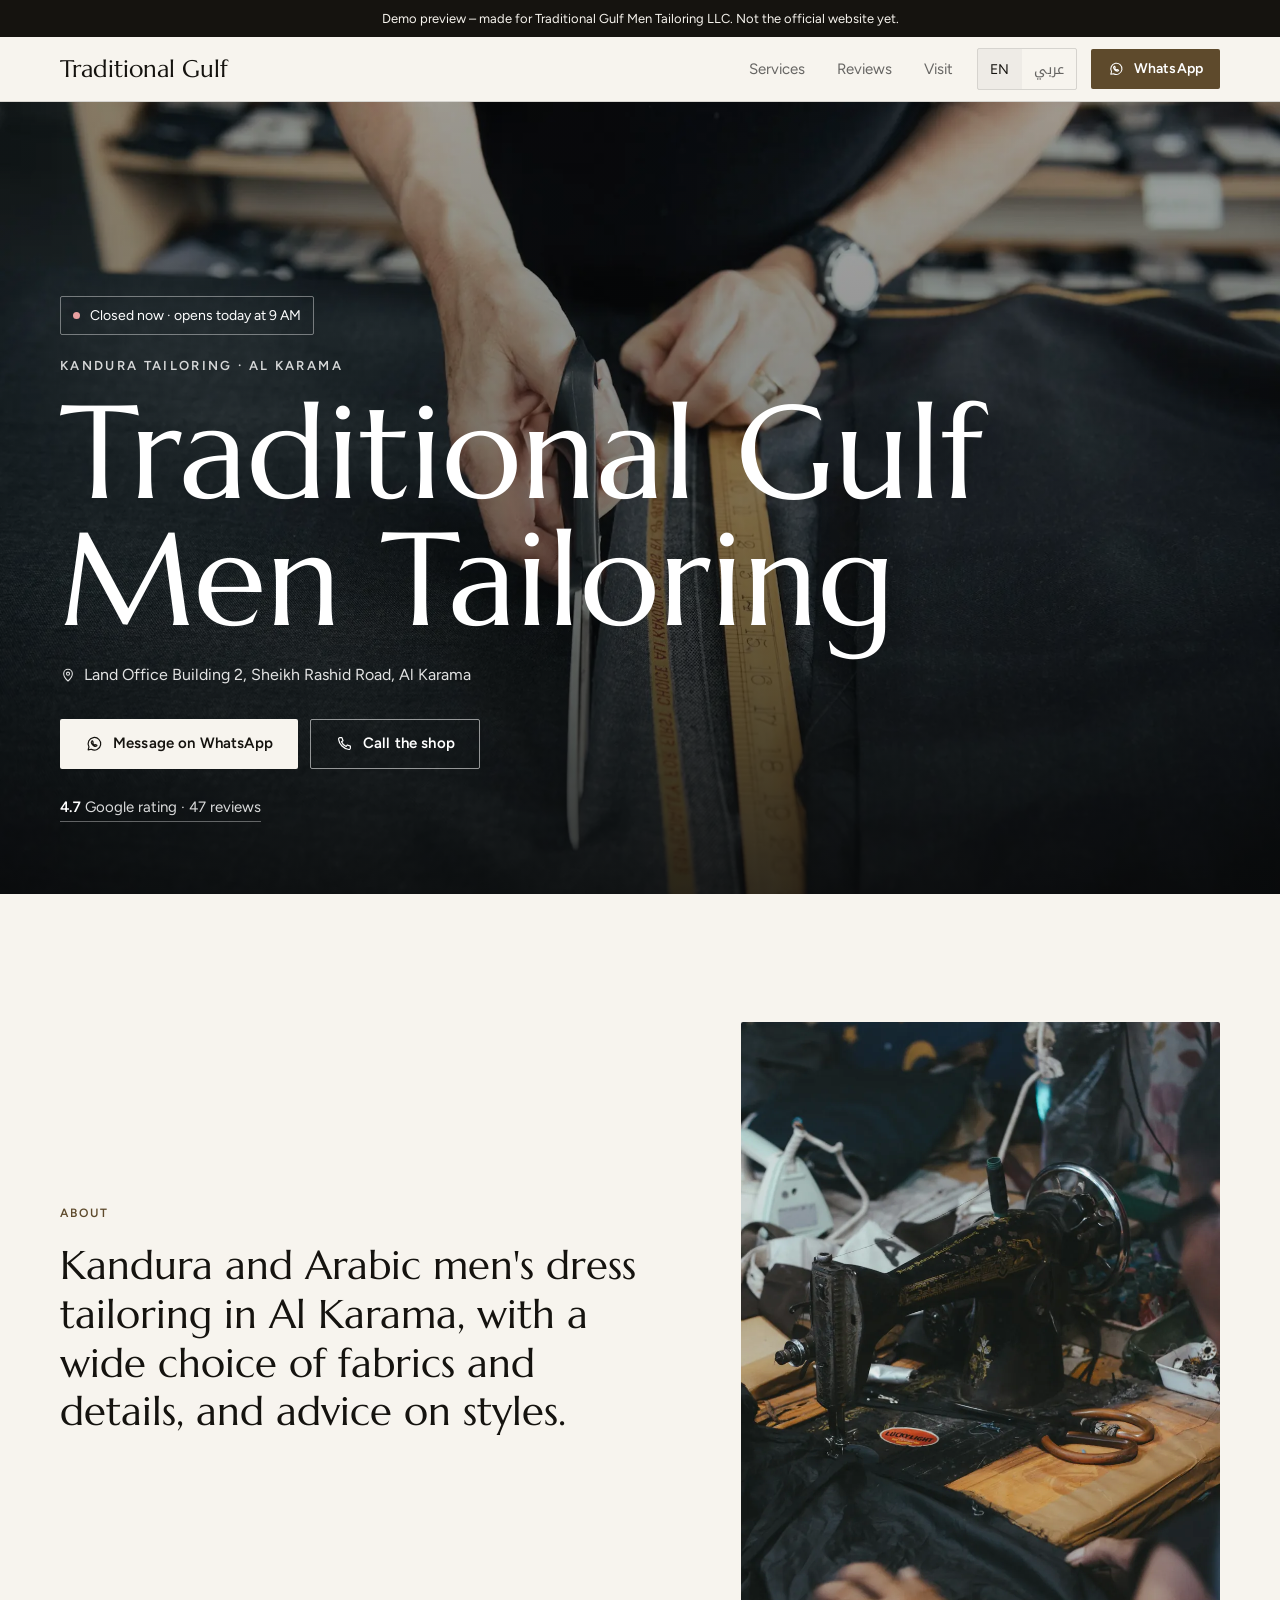
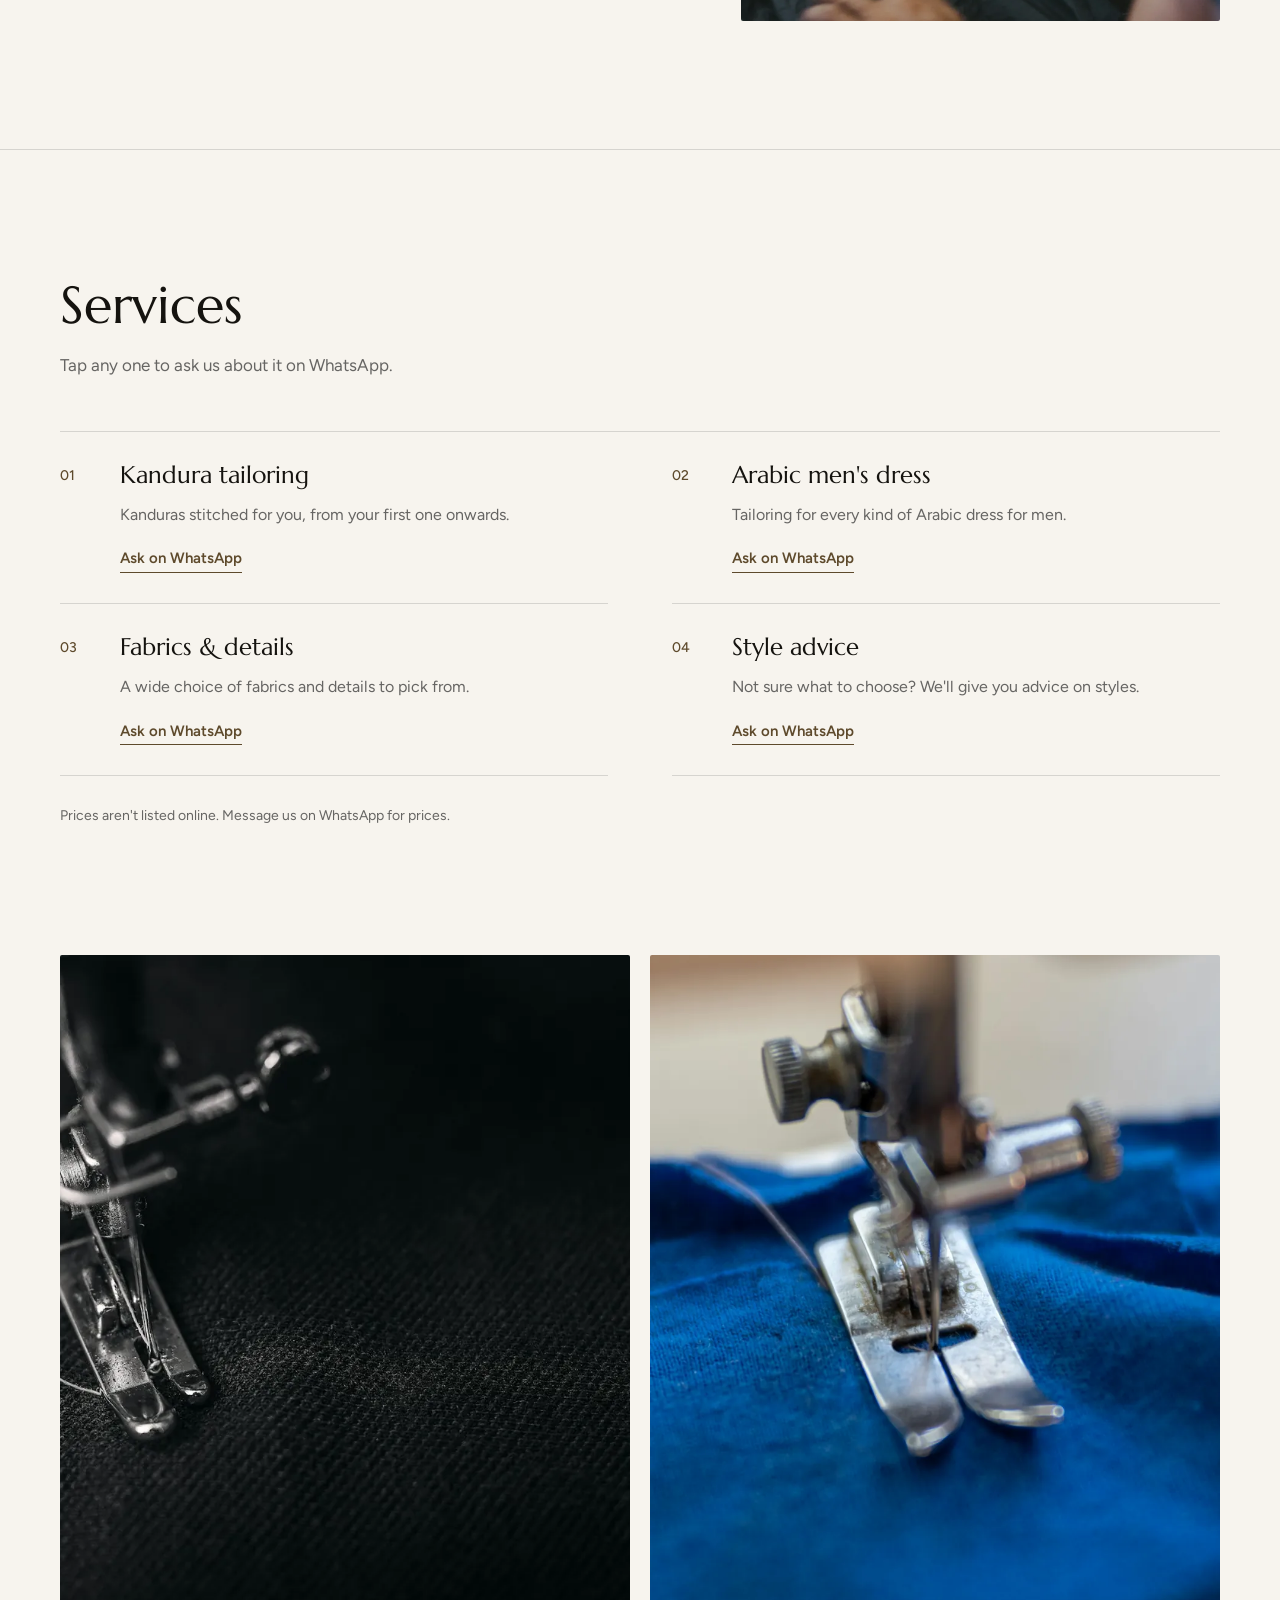
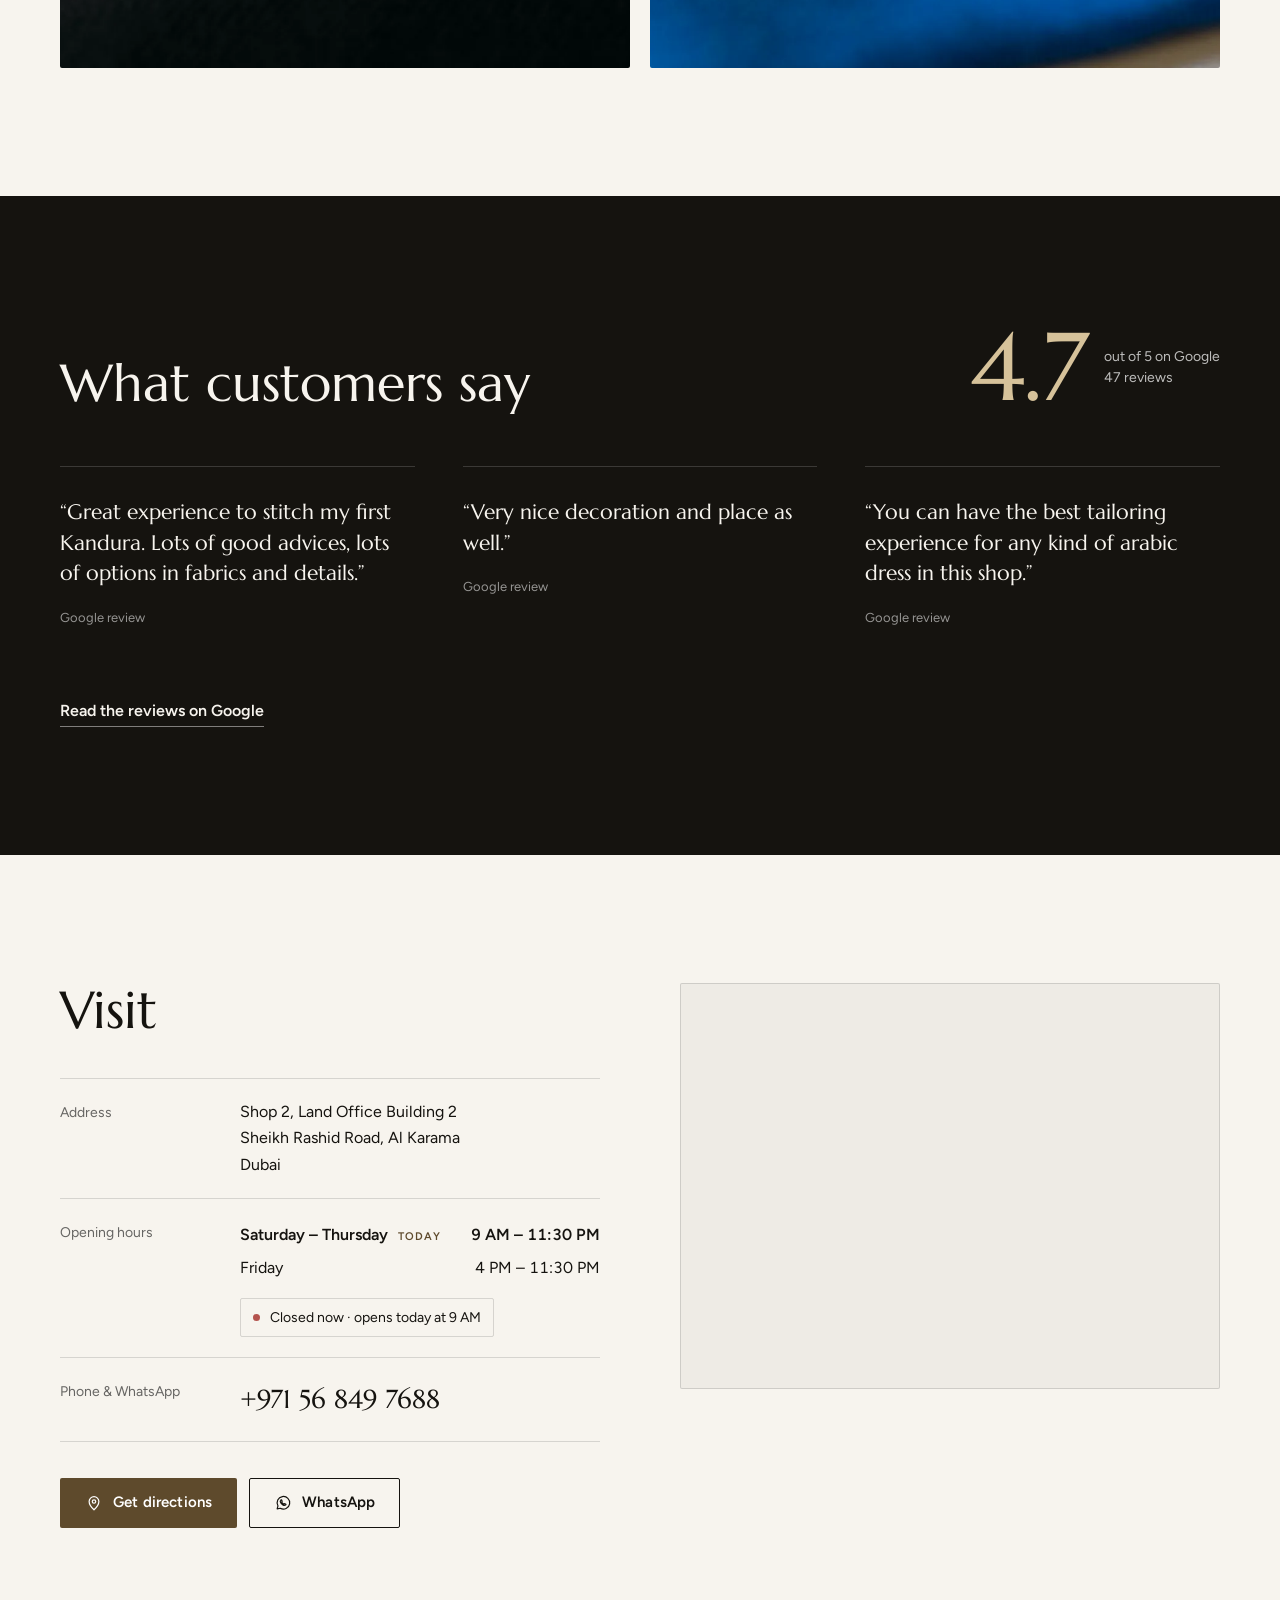
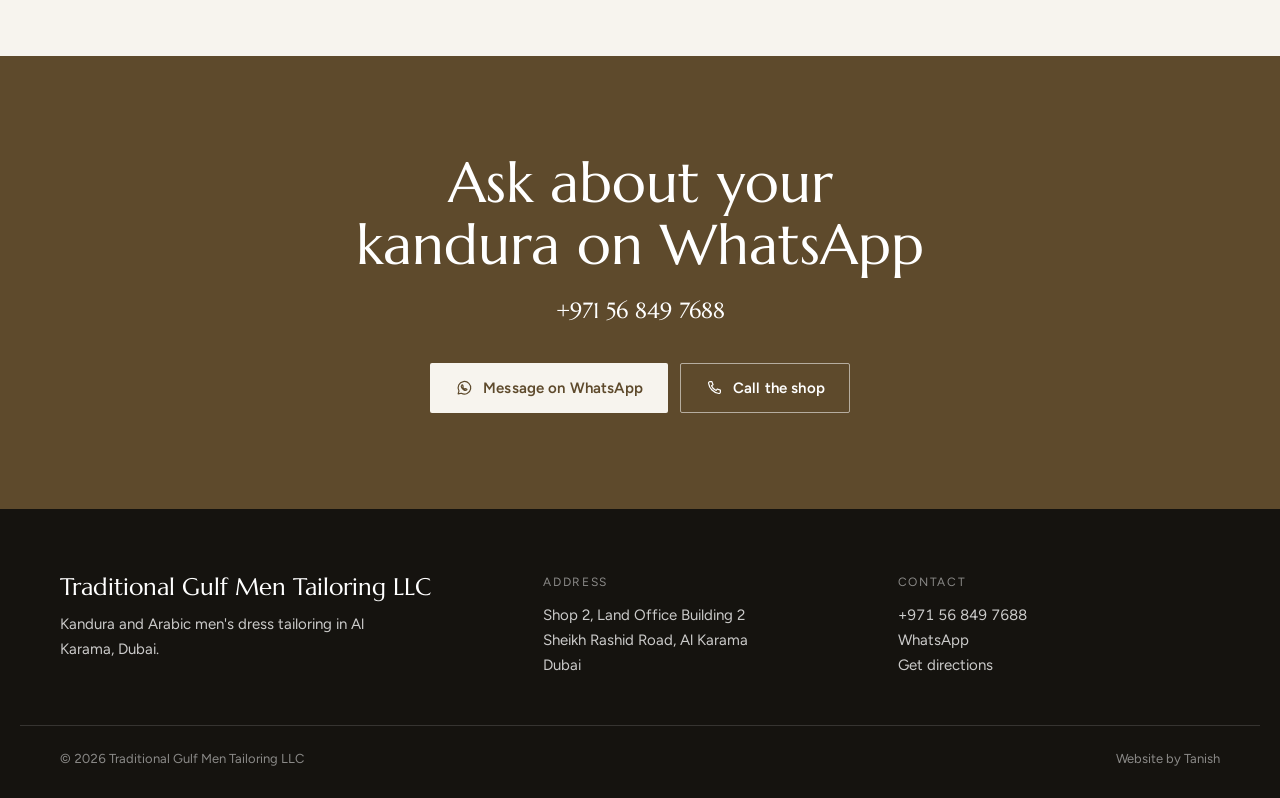
<file: index.html>
<!doctype html>
<html lang="en" dir="ltr">
<head>
  <meta charset="utf-8">
  <meta name="viewport" content="width=device-width, initial-scale=1, viewport-fit=cover">
  <title>Traditional Gulf Men Tailoring LLC · Kandura tailoring · Al Karama</title>
  <meta name="description" content="Kandura and Arabic men’s dress tailoring in Al Karama, with a wide choice of fabrics and details, and advice on styles. Rated 4.7 on Google.">
  <meta name="robots" content="noindex">
  <meta name="theme-color" content="#F7F4EE">

  <link rel="icon" href="images/icon.png" type="image/png">
  <link rel="apple-touch-icon" href="images/icon.png">

  <!-- Social sharing (WhatsApp, iMessage, X…). WhatsApp previews don't run JavaScript, so these are plain text. -->
  <meta property="og:type" content="website">
  <meta property="og:site_name" content="Traditional Gulf Men Tailoring LLC">
  <meta property="og:title" content="Traditional Gulf Men Tailoring LLC · Land Office Building 2, Sheikh Rashid Road, Al Karama">
  <meta property="og:description" content="Kandura tailoring · Al Karama. 4.7 on Google (47 reviews) · Message on WhatsApp.">
  <meta property="og:url" content="https://tanish0212.github.io/gulf-men-tailoring-demo/">
  <meta property="og:image" content="https://tanish0212.github.io/gulf-men-tailoring-demo/images/og-image.jpg">
  <meta property="og:image:secure_url" content="https://tanish0212.github.io/gulf-men-tailoring-demo/images/og-image.jpg">
  <meta property="og:image:type" content="image/jpeg">
  <meta property="og:image:width" content="1200">
  <meta property="og:image:height" content="630">
  <meta property="og:image:alt" content="Traditional Gulf Men Tailoring LLC, Kandura tailoring · Al Karama">
  <meta name="twitter:card" content="summary_large_image">
  <meta name="twitter:title" content="Traditional Gulf Men Tailoring LLC · Land Office Building 2, Sheikh Rashid Road, Al Karama">
  <meta name="twitter:description" content="Kandura tailoring · Al Karama. 4.7 on Google (47 reviews) · Message on WhatsApp.">
  <meta name="twitter:image" content="https://tanish0212.github.io/gulf-men-tailoring-demo/images/og-image.jpg">

  <link rel="preconnect" href="https://fonts.googleapis.com">
  <link rel="preconnect" href="https://fonts.gstatic.com" crossorigin>
  <link rel="preload" as="image" href="images/hero.webp" imagesrcset="images/hero-m.webp 1000w, images/hero.webp 2000w" imagesizes="100vw" fetchpriority="high">
  <link rel="preload" as="style" href="https://fonts.googleapis.com/css2?family=Marcellus&amp;family=Figtree:wght@400;500;600&amp;family=Reem+Kufi:wght@500;600&amp;family=Noto+Kufi+Arabic:wght@400;500;600&amp;display=swap">
  <link rel="stylesheet" href="https://fonts.googleapis.com/css2?family=Marcellus&amp;family=Figtree:wght@400;500;600&amp;family=Reem+Kufi:wght@500;600&amp;family=Noto+Kufi+Arabic:wght@400;500;600&amp;display=swap" media="print" onload="this.media='all'">
  <noscript><link rel="stylesheet" href="https://fonts.googleapis.com/css2?family=Marcellus&amp;family=Figtree:wght@400;500;600&amp;family=Reem+Kufi:wght@500;600&amp;family=Noto+Kufi+Arabic:wght@400;500;600&amp;display=swap"></noscript>
  <link rel="stylesheet" href="style.css">
</head>
<body>
  <a class="skip-link" href="#main" data-t="skip">Skip to content</a>

  <!-- DEMO BANNER: delete this line (or set SHOP.showDemoBanner = false) when the site goes live -->
  <p class="demo-banner" data-t="demoBanner">Demo preview – made for Traditional Gulf Men Tailoring LLC. Not the official website yet.</p>

  <header class="site-header">
    <div class="wrap header-inner">
      <a class="wordmark" href="#top" data-t="brandName">Traditional Gulf</a>
      <nav class="nav" data-t-aria="navLabel" aria-label="Main">
        <a href="#services" data-t="navServices">Services</a>
        <a href="#reviews" data-t="navReviews">Reviews</a>
        <a href="#visit" data-t="navVisit">Visit</a>
      </nav>
      <div class="header-actions">
        <div class="lang" role="group" data-t-aria="langLabel" aria-label="Language">
          <button type="button" data-lang="en" lang="en" aria-pressed="true">EN</button>
          <button type="button" data-lang="ar" lang="ar" aria-pressed="false">عربي</button>
        </div>
        <a class="btn btn-solid btn-sm js-wa" href="https://wa.me/971568497688?text=Hello%20Traditional%20Gulf%2C%20I%20found%20you%20on%20your%20website%20and%20I%27d%20like%20to%20ask%20about%20your%20services." target="_blank" rel="noopener" data-t-aria="waAria" aria-label="Message Traditional Gulf Men Tailoring LLC on WhatsApp">
          <svg class="ico" viewBox="0 0 24 24" width="16" height="16" aria-hidden="true"><use href="#i-wa"/></svg>
          <span class="hide-sm" data-t="waShort">WhatsApp</span>
        </a>
      </div>
    </div>
  </header>

  <main id="main">
    <!-- HERO: full-width photo, shop name over a dark overlay -->
    <section class="hero" id="top" aria-labelledby="hero-title">
      <picture class="hero-photo">
        <source media="(max-width: 700px)" srcset="images/hero-m.webp">
        <img class="js-img" data-img="hero" src="images/hero.webp" alt="Cutting dark fabric with tailor’s scissors" width="2000" height="1250" fetchpriority="high">
      </picture>
      <div class="hero-shade" aria-hidden="true"></div>
      <div class="wrap hero-inner">
        <p class="status js-status"><span class="status-dot" aria-hidden="true"></span><span class="status-text"></span></p>
        <p class="hero-kicker" data-t="kicker">Kandura tailoring · Al Karama</p>
        <h1 class="hero-name" id="hero-title" data-t="heroName">Traditional Gulf Men Tailoring</h1>
        <p class="hero-place">
          <svg class="ico" viewBox="0 0 24 24" width="16" height="16" aria-hidden="true"><use href="#i-pin"/></svg>
          <span data-t="heroPlace">Land Office Building 2, Sheikh Rashid Road, Al Karama</span>
        </p>
        <div class="actions">
          <a class="btn btn-light js-wa" href="https://wa.me/971568497688?text=Hello%20Traditional%20Gulf%2C%20I%20found%20you%20on%20your%20website%20and%20I%27d%20like%20to%20ask%20about%20your%20services." target="_blank" rel="noopener">
            <svg class="ico" viewBox="0 0 24 24" width="18" height="18" aria-hidden="true"><use href="#i-wa"/></svg>
            <span data-t="waCta">Message on WhatsApp</span><span class="visually-hidden js-newtab"></span>
          </a>
          <a class="btn btn-line-light js-tel" href="tel:+971568497688">
            <svg class="ico" viewBox="0 0 24 24" width="18" height="18" aria-hidden="true"><use href="#i-phone"/></svg>
            <span data-t="callCta">Call us</span>
          </a>
        </div>
        <a class="hero-rating js-reviews" href="https://www.google.com/maps/search/?api=1&amp;query=Traditional+Gulf+Men+Tailoring+LLC+Sheikh+Rashid+Road+Al+Karama+Dubai" target="_blank" rel="noopener"><span class="num">4.7</span> <span data-t="ratingShort">Google rating</span> · <span data-t="ratingCount">47 reviews</span><span class="visually-hidden js-newtab"></span></a>
      </div>
    </section>

    <!-- INTRO -->
    <section class="section intro" aria-labelledby="intro-title">
      <div class="wrap intro-grid">
        <div class="intro-copy reveal">
          <p class="label" data-t="introLabel">About</p>
          <h2 class="intro-lead" id="intro-title" data-t="intro">Kandura and Arabic men&#x27;s dress tailoring in Al Karama, with a wide choice of fabrics and details, and advice on styles.</h2>
          <div class="story js-story"></div>
          <dl class="facts js-facts"></dl>
        </div>
        <figure class="intro-photo reveal">
          <img class="js-img" data-img="intro" src="images/photo-1.webp" alt="A classic sewing machine at work" width="1120" height="1400" loading="lazy" decoding="async">
        </figure>
      </div>
    </section>

    <!-- SERVICES -->
    <section class="section services-section" id="services" aria-labelledby="services-title">
      <div class="wrap">
        <header class="section-head reveal">
          <h2 id="services-title" data-t="servicesTitle">Services</h2>
          <p class="section-intro" data-t="servicesIntro"></p>
        </header>
        <ol class="services js-services" role="list"></ol>
        <p class="note reveal" data-t="quoteNote"></p>
      </div>
    </section>

    <!-- PHOTOS -->
    <section class="gallery" aria-label="Photos">
      <div class="wrap">
        <div class="gallery-grid gallery-grid--2 reveal">
          <img class="js-img" data-img="photo-2" src="images/photo-2.webp" alt="A sewing machine foot on dark fabric" width="1120" height="1400" loading="lazy" decoding="async">
          <img class="js-img" data-img="photo-3" src="images/photo-3.webp" alt="Stitching a seam on blue fabric" width="1120" height="1400" loading="lazy" decoding="async">
        </div>
      </div>
    </section>

    <!-- REVIEWS -->
    <section class="section reviews-section" id="reviews" aria-labelledby="reviews-title">
      <div class="wrap">
        <div class="reviews-head reveal">
          <div>
            <h2 id="reviews-title" data-t="reviewsTitle">What customers say</h2>
            <p class="reviews-sub js-reviews-sub"></p>
          </div>
          <div class="score">
            <span class="score-value num" lang="en" dir="ltr">4.7</span>
            <span class="score-meta"><span data-t="outOf">out of 5 on Google</span><br><span data-t="ratingCount">47 reviews</span></span>
          </div>
        </div>
        <ul class="reviews js-reviews-list" role="list"></ul>
        <a class="text-link js-reviews reveal" href="https://www.google.com/maps/search/?api=1&amp;query=Traditional+Gulf+Men+Tailoring+LLC+Sheikh+Rashid+Road+Al+Karama+Dubai" target="_blank" rel="noopener"><span data-t="readMore">Read the reviews on Google</span><span class="visually-hidden js-newtab"></span></a>
      </div>
    </section>

    <!-- VISIT -->
    <section class="section visit-section" id="visit" aria-labelledby="visit-title">
      <div class="wrap visit-grid">
        <div class="visit-copy reveal">
          <h2 id="visit-title" data-t="visitTitle">Visit</h2>
          <dl class="info">
            <div>
              <dt data-t="addressLabel">Address</dt>
              <dd><address class="js-address"></address></dd>
            </div>
            <div>
              <dt data-t="hoursLabel">Opening hours</dt>
              <dd>
                <table class="hours js-hours"></table>
                <p class="status status--ink js-status"><span class="status-dot" aria-hidden="true"></span><span class="status-text"></span></p>
              </dd>
            </div>
            <div>
              <dt data-t="phoneLabel">Phone &amp; WhatsApp</dt>
              <dd><a class="phone-link js-tel js-phone" href="tel:+971568497688">+971 56 849 7688</a></dd>
            </div>
          </dl>
          <div class="actions">
            <a class="btn btn-solid js-dir" href="https://www.google.com/maps/search/?api=1&amp;query=Traditional+Gulf+Men+Tailoring+LLC+Sheikh+Rashid+Road+Al+Karama+Dubai" target="_blank" rel="noopener">
              <svg class="ico" viewBox="0 0 24 24" width="18" height="18" aria-hidden="true"><use href="#i-pin"/></svg>
              <span data-t="directions">Get directions</span><span class="visually-hidden js-newtab"></span>
            </a>
            <a class="btn btn-line js-wa" href="https://wa.me/971568497688?text=Hello%20Traditional%20Gulf%2C%20I%20found%20you%20on%20your%20website%20and%20I%27d%20like%20to%20ask%20about%20your%20services." target="_blank" rel="noopener">
              <svg class="ico" viewBox="0 0 24 24" width="18" height="18" aria-hidden="true"><use href="#i-wa"/></svg>
              <span data-t="waShort">WhatsApp</span><span class="visually-hidden js-newtab"></span>
            </a>
          </div>
        </div>
        <div class="map reveal">
          <iframe class="js-map" title="Map" width="640" height="480" loading="lazy" referrerpolicy="no-referrer-when-downgrade" allowfullscreen></iframe>
        </div>
      </div>
    </section>

    <!-- CLOSING -->
    <section class="closing" aria-labelledby="closing-title">
      <div class="wrap closing-inner reveal">
        <h2 id="closing-title" class="closing-title" data-t="closingTitle">Ask about your kandura on WhatsApp</h2>
        <p class="closing-phone"><a class="js-tel js-phone" href="tel:+971568497688">+971 56 849 7688</a></p>
        <div class="actions actions--center">
          <a class="btn btn-light js-wa" href="https://wa.me/971568497688?text=Hello%20Traditional%20Gulf%2C%20I%20found%20you%20on%20your%20website%20and%20I%27d%20like%20to%20ask%20about%20your%20services." target="_blank" rel="noopener">
            <svg class="ico" viewBox="0 0 24 24" width="18" height="18" aria-hidden="true"><use href="#i-wa"/></svg>
            <span data-t="waCta">Message on WhatsApp</span><span class="visually-hidden js-newtab"></span>
          </a>
          <a class="btn btn-line-light js-tel" href="tel:+971568497688">
            <svg class="ico" viewBox="0 0 24 24" width="18" height="18" aria-hidden="true"><use href="#i-phone"/></svg>
            <span data-t="callCta">Call us</span>
          </a>
        </div>
      </div>
    </section>
  </main>

  <footer class="site-footer">
    <div class="wrap footer-grid">
      <div>
        <p class="footer-name" data-t="footerName">Traditional Gulf Men Tailoring LLC</p>
        <p class="footer-tag" data-t="footerTag"></p>
      </div>
      <div>
        <p class="footer-label" data-t="addressLabel">Address</p>
        <address class="js-address"></address>
      </div>
      <div>
        <p class="footer-label" data-t="footerContact">Contact</p>
        <p><a class="js-tel js-phone" href="tel:+971568497688">+971 56 849 7688</a></p>
        <p><a class="js-wa" href="https://wa.me/971568497688?text=Hello%20Traditional%20Gulf%2C%20I%20found%20you%20on%20your%20website%20and%20I%27d%20like%20to%20ask%20about%20your%20services." target="_blank" rel="noopener"><span data-t="waShort">WhatsApp</span><span class="visually-hidden js-newtab"></span></a></p>
        <p><a class="js-dir" href="https://www.google.com/maps/search/?api=1&amp;query=Traditional+Gulf+Men+Tailoring+LLC+Sheikh+Rashid+Road+Al+Karama+Dubai" target="_blank" rel="noopener"><span data-t="directions">Get directions</span><span class="visually-hidden js-newtab"></span></a></p>
      </div>
    </div>
    <div class="wrap footer-bottom">
      <p>© <span class="js-year num"></span> <span lang="en" data-shop="name">Traditional Gulf Men Tailoring LLC</span></p>
      <p data-t="credit">Website by Tanish</p>
    </div>
  </footer>

  <a class="fab js-wa" href="https://wa.me/971568497688?text=Hello%20Traditional%20Gulf%2C%20I%20found%20you%20on%20your%20website%20and%20I%27d%20like%20to%20ask%20about%20your%20services." target="_blank" rel="noopener" data-t-aria="waAria" aria-label="Message Traditional Gulf Men Tailoring LLC on WhatsApp">
    <svg viewBox="0 0 24 24" width="24" height="24" aria-hidden="true"><use href="#i-wa"/></svg>
  </a>

  <!-- The only icons: WhatsApp, phone, map pin -->
  <svg width="0" height="0" style="position:absolute" aria-hidden="true" focusable="false">
    <symbol id="i-wa" viewBox="0 0 24 24"><g fill="none" stroke="currentColor" stroke-width="1.6" stroke-linecap="round" stroke-linejoin="round"><path d="M4.2 19.8l1.1-3.9A8.4 8.4 0 1 1 8.4 19z"/><path d="M9 8.3c.2-.5.6-.6 1-.5l.9 2-.7.9c.5 1.2 1.5 2.2 2.8 2.8l.9-.7 2 .9c.1.4 0 .8-.5 1.1-.9.6-2.1.6-3.6-.2a8.4 8.4 0 0 1-2.9-2.9c-.8-1.5-.8-2.7.1-3.4z"/></g></symbol>
    <symbol id="i-pin" viewBox="0 0 24 24"><g fill="none" stroke="currentColor" stroke-width="1.6" stroke-linecap="round" stroke-linejoin="round"><path d="M12 21s-6.5-5.8-6.5-11a6.5 6.5 0 0 1 13 0c0 5.2-6.5 11-6.5 11Z"/><circle cx="12" cy="10" r="2.3"/></g></symbol>
    <symbol id="i-phone" viewBox="0 0 24 24"><path fill="none" stroke="currentColor" stroke-width="1.6" stroke-linecap="round" stroke-linejoin="round" d="M6.6 3.5h2.6l1.5 4.2-2 1.4a10.6 10.6 0 0 0 6.2 6.2l1.4-2 4.2 1.5v2.6a1.9 1.9 0 0 1-2 1.9A16.2 16.2 0 0 1 4.7 5.5a1.9 1.9 0 0 1 1.9-2Z"/></symbol>
  </svg>

  <noscript>
    <div class="noscript">Traditional Gulf Men Tailoring LLC · Shop 2, Land Office Building 2, Sheikh Rashid Road, Al Karama · <a href="https://wa.me/971568497688">WhatsApp +971 56 849 7688</a></div>
  </noscript>

  <script src="script.js"></script>
</body>
</html>
</file>
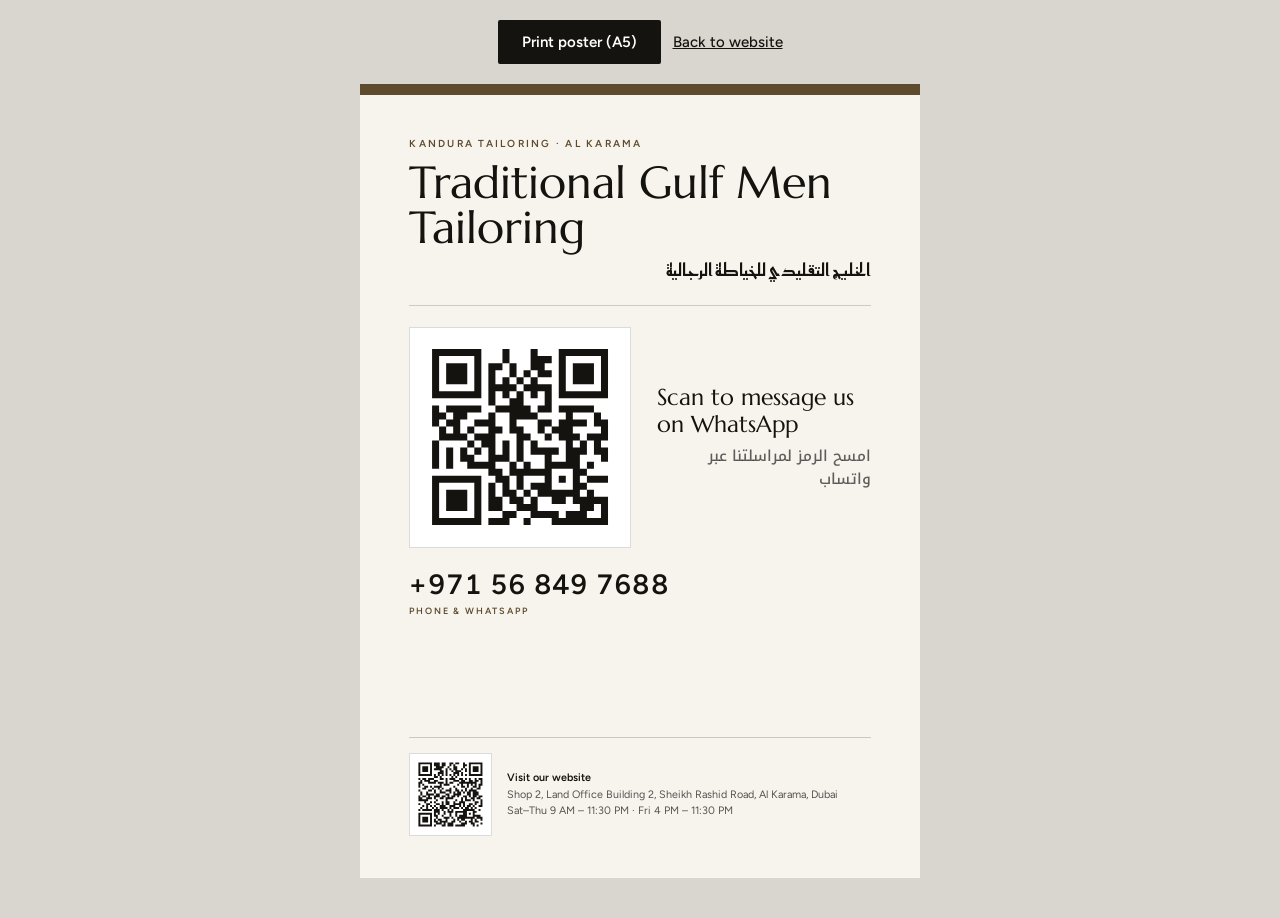
<file: poster.html>
<!doctype html>
<html lang="en">
<head>
  <meta charset="utf-8">
  <meta name="viewport" content="width=device-width, initial-scale=1">
  <meta name="robots" content="noindex">
  <title>Counter poster · Traditional Gulf Men Tailoring LLC</title>
  <link rel="icon" href="images/icon.png" type="image/png">
  <link rel="preconnect" href="https://fonts.googleapis.com">
  <link rel="preconnect" href="https://fonts.gstatic.com" crossorigin>
  <link rel="stylesheet" href="https://fonts.googleapis.com/css2?family=Marcellus&amp;family=Figtree:wght@400;500;600&amp;family=Reem+Kufi:wght@500;600&amp;family=Noto+Kufi+Arabic:wght@400;500;600&amp;display=swap">
  <style>
    /* Printable A5 counter poster. Print with "Margins: none" and "Background graphics" on.
       QR codes are static inline SVG, generated locally with segno (see README). */
    @page { size: A5 portrait; margin: 0; }
    * { box-sizing: border-box; }
    html, body { margin: 0; }
    body { background: #D9D6D0; font-family: "Figtree", system-ui, -apple-system, "Segoe UI", sans-serif; color: #15130F; -webkit-print-color-adjust: exact; print-color-adjust: exact; }
    .toolbar { display: flex; justify-content: center; flex-wrap: wrap; gap: 12px; padding: 20px 16px 0; }
    .toolbar button { font: 600 15px "Figtree", system-ui, -apple-system, "Segoe UI", sans-serif; padding: 0 24px; min-height: 44px; border: 0; border-radius: 2px; background: #15130F; color: #fff; cursor: pointer; }
    .toolbar a { font: 500 15px "Figtree", system-ui, -apple-system, "Segoe UI", sans-serif; color: #15130F; align-self: center; min-height: 44px; display: inline-flex; align-items: center; }
    .sheet {
      width: 148mm; height: 210mm; margin: 20px auto 40px; background: #F7F4EE;
      padding: 14mm 13mm 11mm; display: flex; flex-direction: column; position: relative; overflow: hidden;
      font-variant-numeric: lining-nums;
    }
    .kicker { margin: 0; font: 600 2.7mm/1.3 "Figtree", system-ui, -apple-system, "Segoe UI", sans-serif; letter-spacing: .22em; text-transform: uppercase; color: #5E4A2C; }
    .name { margin: 3mm 0 0; font: 400 12mm/0.98 "Marcellus", Georgia, "Times New Roman", serif; letter-spacing: 0; }
    .ar-name { margin: 2mm 0 0; font: 600 4.6mm/1.4 "Reem Kufi", "Segoe UI", Tahoma, sans-serif; direction: rtl; text-align: start; }
    .rule { height: 0; border-top: .25mm solid #15130F; opacity: .18; margin: 6mm 0 5.5mm; }
    .row { display: flex; gap: 7mm; align-items: center; }
    .qr-box { padding: 2mm; background: #fff; border: .25mm solid rgba(0,0,0,.14); flex: none; }
    .qr { display: block; width: 54mm; height: 54mm; }
    .cta { margin: 0; font: 400 6.2mm/1.15 "Marcellus", Georgia, "Times New Roman", serif; }
    .cta-ar { margin: 2mm 0 0; font: 500 4mm/1.5 "Noto Kufi Arabic", "Segoe UI", Tahoma, sans-serif; direction: rtl; color: rgba(0,0,0,.62); }
    .phone { margin: 6mm 0 0; font: 600 7.4mm/1 "Figtree", system-ui, -apple-system, "Segoe UI", sans-serif; letter-spacing: .01em; font-variant-numeric: lining-nums tabular-nums; }
    .phone-label { margin: 1.6mm 0 0; font: 600 2.4mm "Figtree", system-ui, -apple-system, "Segoe UI", sans-serif; letter-spacing: .2em; text-transform: uppercase; color: #5E4A2C; }
    .foot { margin-top: auto; display: flex; align-items: center; gap: 4mm; padding-top: 4mm; border-top: .25mm solid rgba(0,0,0,.18); }
    .qr-small { display: block; width: 19mm; height: 19mm; flex: none; background: #fff; padding: 1.2mm; box-sizing: content-box; border: .25mm solid rgba(0,0,0,.14); }
    .foot p { margin: 0; font: 400 2.85mm/1.5 "Figtree", system-ui, -apple-system, "Segoe UI", sans-serif; color: rgba(0,0,0,.66); }
    .foot b { font-weight: 600; color: #15130F; }
    .band { position: absolute; left: 0; right: 0; top: 0; height: 3mm; background: #5E4A2C; }
    @media print {
      body { background: none; }
      .toolbar { display: none; }
      .sheet { margin: 0; }
    }
    @media screen and (max-width: 600px) { .sheet { zoom: .62; } }
  </style>
</head>
<body>
  <div class="toolbar">
    <button type="button" onclick="window.print()">Print poster (A5)</button>
    <a href="./">Back to website</a>
  </div>

  <main class="sheet">
    <div class="band"></div>
    <p class="kicker">Kandura tailoring · Al Karama</p>
    <h1 class="name">Traditional Gulf Men Tailoring</h1>
    <p class="ar-name" lang="ar">الخليج التقليدي للخياطة الرجالية</p>
    <div class="rule"></div>
    <div class="row">
      <div class="qr-box">
        <svg role="img" aria-label="QR code that opens a WhatsApp chat with Traditional Gulf Men Tailoring LLC" viewBox="0 0 29 29" class="qr"><path class="qrline" stroke="#15130f" d="M2 2.5h7m3 0h1m3 0h1m3 0h7m-25 1h1m5 0h1m3 0h1m3 0h3m1 0h1m5 0h1m-25 1h1m1 0h3m1 0h1m1 0h2m1 0h1m2 0h2m2 0h1m1 0h3m1 0h1m-25 1h1m1 0h3m1 0h1m1 0h1m2 0h1m1 0h1m1 0h2m1 0h1m1 0h3m1 0h1m-25 1h1m1 0h3m1 0h1m1 0h1m1 0h1m1 0h1m1 0h1m3 0h1m1 0h3m1 0h1m-25 1h1m5 0h1m1 0h4m1 0h4m1 0h1m5 0h1m-25 1h7m1 0h1m1 0h1m1 0h1m1 0h1m1 0h1m1 0h7m-17 1h1m2 0h2m3 0h1m-17 1h1m1 0h5m2 0h5m1 0h2m1 0h5m-23 1h2m1 0h2m3 0h1m2 0h4m4 0h1m3 0h1m-24 1h1m1 0h2m2 0h3m2 0h1m3 0h2m1 0h4m1 0h2m-24 1h1m1 0h1m1 0h1m2 0h2m1 0h2m2 0h1m1 0h3m4 0h1m-24 1h4m1 0h3m3 0h2m2 0h1m1 0h3m1 0h3m-25 1h1m4 0h1m1 0h2m1 0h1m1 0h1m1 0h1m4 0h1m1 0h1m1 0h1m-24 1h1m1 0h1m1 0h1m1 0h1m1 0h1m1 0h1m1 0h1m1 0h4m1 0h3m1 0h2m-25 1h1m1 0h1m1 0h2m2 0h3m1 0h1m3 0h1m2 0h2m3 0h1m-25 1h1m1 0h1m2 0h4m2 0h1m1 0h1m2 0h5m1 0h1m-15 1h2m1 0h6m3 0h2m-22 1h7m2 0h2m1 0h1m3 0h1m1 0h1m1 0h1m1 0h3m-25 1h1m5 0h1m1 0h1m1 0h1m1 0h1m1 0h3m3 0h2m-22 1h1m1 0h3m1 0h1m1 0h1m1 0h2m1 0h1m1 0h6m1 0h1m-23 1h1m1 0h3m1 0h1m1 0h2m1 0h2m1 0h1m2 0h2m1 0h5m-25 1h1m1 0h3m1 0h1m1 0h2m2 0h3m6 0h2m1 0h1m-25 1h1m5 0h1m3 0h2m2 0h4m1 0h3m2 0h1m-25 1h7m1 0h3m2 0h1m3 0h8"/></svg>
      </div>
      <div>
        <p class="cta">Scan to message us on WhatsApp</p>
        <p class="cta-ar" lang="ar">امسح الرمز لمراسلتنا عبر واتساب</p>
      </div>
    </div>
    <p class="phone">+971 56 849 7688</p>
    <p class="phone-label">Phone &amp; WhatsApp</p>
    <div class="foot">
      <svg role="img" aria-label="QR code that opens the Traditional Gulf Men Tailoring LLC website" viewBox="0 0 37 37" class="qr-small"><path class="qrline" stroke="#15130f" d="M2 2.5h7m1 0h3m1 0h2m2 0h2m1 0h2m2 0h1m2 0h7m-33 1h1m5 0h1m1 0h3m1 0h2m2 0h1m1 0h1m4 0h2m1 0h1m5 0h1m-33 1h1m1 0h3m1 0h1m2 0h4m2 0h1m2 0h2m3 0h1m2 0h1m1 0h3m1 0h1m-33 1h1m1 0h3m1 0h1m1 0h4m2 0h1m1 0h1m1 0h2m2 0h1m1 0h1m1 0h1m1 0h3m1 0h1m-33 1h1m1 0h3m1 0h1m4 0h2m1 0h1m2 0h1m1 0h3m2 0h1m1 0h1m1 0h3m1 0h1m-33 1h1m5 0h1m3 0h3m1 0h1m3 0h3m1 0h1m3 0h1m5 0h1m-33 1h7m1 0h1m1 0h1m1 0h1m1 0h1m1 0h1m1 0h1m1 0h1m1 0h1m1 0h1m1 0h7m-25 1h2m1 0h1m5 0h1m1 0h1m-20 1h1m1 0h2m1 0h3m3 0h2m1 0h1m1 0h3m2 0h2m1 0h1m1 0h1m2 0h1m1 0h2m-32 1h1m1 0h3m2 0h2m4 0h1m3 0h3m1 0h2m2 0h2m1 0h2m1 0h1m-33 1h2m3 0h4m1 0h3m1 0h1m1 0h2m3 0h9m2 0h1m-33 1h1m1 0h1m8 0h1m1 0h3m4 0h1m1 0h1m2 0h1m1 0h1m1 0h1m1 0h2m-33 1h1m2 0h2m1 0h1m1 0h4m6 0h1m3 0h2m1 0h1m2 0h2m1 0h1m-30 1h2m3 0h1m2 0h1m1 0h1m3 0h1m2 0h1m4 0h1m2 0h1m2 0h2m-32 1h1m4 0h2m1 0h1m2 0h1m2 0h3m2 0h2m1 0h1m1 0h1m1 0h4m-29 1h1m2 0h1m3 0h1m2 0h3m2 0h1m1 0h1m1 0h2m1 0h1m1 0h2m1 0h3m-30 1h1m2 0h4m1 0h2m3 0h2m2 0h4m3 0h2m1 0h3m-31 1h1m1 0h2m1 0h1m2 0h3m1 0h2m1 0h1m1 0h2m1 0h1m2 0h2m1 0h1m1 0h2m1 0h2m-33 1h2m2 0h3m1 0h1m2 0h2m1 0h4m4 0h1m1 0h1m2 0h2m1 0h2m-32 1h5m4 0h1m4 0h1m4 0h1m2 0h1m1 0h3m1 0h1m3 0h1m-30 1h1m2 0h1m1 0h1m3 0h1m1 0h2m2 0h1m2 0h3m5 0h2m1 0h1m-33 1h1m3 0h2m3 0h2m1 0h1m1 0h2m2 0h4m1 0h1m2 0h2m1 0h1m2 0h1m-31 1h1m1 0h1m1 0h1m1 0h1m2 0h3m2 0h3m2 0h1m1 0h1m1 0h2m1 0h1m2 0h2m-32 1h1m2 0h1m2 0h1m1 0h1m1 0h4m1 0h1m1 0h3m1 0h1m1 0h2m1 0h1m1 0h1m-30 1h1m1 0h5m1 0h3m1 0h1m2 0h1m1 0h1m5 0h6m2 0h1m-24 1h3m2 0h1m1 0h3m1 0h6m3 0h2m-30 1h7m1 0h1m1 0h1m2 0h1m2 0h1m2 0h1m3 0h2m1 0h1m1 0h1m-29 1h1m5 0h1m1 0h2m2 0h1m3 0h1m2 0h1m1 0h4m3 0h4m-32 1h1m1 0h3m1 0h1m2 0h1m3 0h3m1 0h1m2 0h9m1 0h3m-33 1h1m1 0h3m1 0h1m1 0h1m1 0h2m2 0h1m3 0h1m1 0h1m1 0h2m3 0h1m1 0h1m2 0h1m-33 1h1m1 0h3m1 0h1m1 0h2m1 0h4m2 0h2m2 0h1m2 0h1m1 0h2m1 0h2m-31 1h1m5 0h1m2 0h3m1 0h1m1 0h3m4 0h3m2 0h2m3 0h1m-33 1h7m1 0h1m3 0h2m1 0h3m1 0h5m4 0h1m1 0h1"/></svg>
      <p><b>Visit our website</b><br>Shop 2, Land Office Building 2, Sheikh Rashid Road, Al Karama, Dubai<br>Sat–Thu 9 AM – 11:30 PM · Fri 4 PM – 11:30 PM</p>
    </div>
  </main>
</body>
</html>
</file>
<file: style.css>
/* Traditional Gulf Men Tailoring LLC: editorial design. Two brand colours: #5E4A2C / #D6C29A. */

:root {
  --accent: #5E4A2C; --accent-2: #D6C29A; --on-accent: #FFFFFF;
  --ink: #15130F; --paper: #F7F4EE; --paper-2: rgba(0, 0, 0, .035);
  --muted: rgba(20, 20, 20, .64); --line: rgba(20, 20, 20, .14);
  --f-display: "Marcellus", Georgia, "Times New Roman", serif; --f-body: "Figtree", system-ui, -apple-system, "Segoe UI", sans-serif; --f-quote: "Marcellus", Georgia, "Times New Roman", serif;
  --f-ar: "Noto Kufi Arabic", "Segoe UI", Tahoma, sans-serif; --f-ar-display: "Reem Kufi", "Segoe UI", Tahoma, sans-serif;
  --display-weight: 400; --ar-display-weight: 600; --display-tracking: 0;
  --radius: 2px; --hero-pos: 50% 50%;
  color-scheme: light;
}

/* ======================================================================
   Shared editorial stylesheet. Each site sets only the variables above
   this block: two brand colours (--accent, --accent-2), near-black ink,
   off-white paper, and its fonts. No shadows, no gradients except the
   photo overlay, 1px rules, small radius, fades only.
   ====================================================================== */
*, *::before, *::after { box-sizing: border-box; }
html { -webkit-text-size-adjust: 100%; scroll-behavior: smooth; scroll-padding-top: 72px; }
body {
  margin: 0; background: var(--paper); color: var(--ink);
  font: 400 1rem/1.65 var(--f-body); font-variant-numeric: lining-nums;
  -webkit-font-smoothing: antialiased; text-rendering: optimizeLegibility;
}
html[lang="ar"] body { font-family: var(--f-ar); line-height: 1.8; }
img { display: block; max-width: 100%; height: auto; }
a { color: inherit; }
h1, h2, h3, p, dl, dd, figure, ol, ul { margin: 0; }
ol, ul { padding: 0; list-style: none; }
address { font-style: normal; }
button { font: inherit; color: inherit; }
:focus-visible { outline: 2px solid var(--accent); outline-offset: 3px; }

.wrap { width: 100%; max-width: 1240px; margin-inline: auto; padding-inline: 20px; }
@media (min-width: 768px) { .wrap { padding-inline: 40px; } }
.visually-hidden { position: absolute !important; width: 1px; height: 1px; overflow: hidden; clip: rect(0 0 0 0); white-space: nowrap; }
.num, .ltr { font-variant-numeric: lining-nums tabular-nums; }
.skip-link { position: absolute; inset-inline-start: 12px; top: -60px; z-index: 100; background: var(--ink); color: var(--paper); padding: 10px 16px; text-decoration: none; }
.skip-link:focus { top: 12px; }

/* ---------- type ---------- */
h1, h2, h3, .wordmark, .footer-name, .score-value, .closing-phone, .phone-link {
  font-family: var(--f-display); font-weight: var(--display-weight); letter-spacing: var(--display-tracking);
}
html[lang="ar"] :is(h1, h2, h3, .wordmark, .footer-name, .closing-title) { font-family: var(--f-ar-display); letter-spacing: 0; font-weight: var(--ar-display-weight); }
h2 { font-size: clamp(2rem, 4.4vw, 3.25rem); line-height: 1.05; }
html[lang="ar"] h2 { line-height: 1.35; }
.label {
  font: 600 .75rem/1 var(--f-body); letter-spacing: .16em; text-transform: uppercase; color: var(--accent);
  margin-bottom: 22px;
}
html[lang="ar"] .label { font-family: var(--f-ar); letter-spacing: 0; text-transform: none; font-size: .9375rem; }

/* ---------- buttons ---------- */
.btn {
  display: inline-flex; align-items: center; justify-content: center; gap: 10px;
  min-height: 50px; padding: 0 24px; border-radius: var(--radius); border: 1px solid transparent;
  font: 600 .9375rem/1 var(--f-body); letter-spacing: .01em; text-decoration: none; white-space: nowrap;
  transition: background-color .2s, color .2s, border-color .2s;
}
html[lang="ar"] .btn { font-family: var(--f-ar); font-size: 1rem; letter-spacing: 0; }
.btn-sm { min-height: 40px; padding: 0 16px; font-size: .875rem; }
.btn-solid { background: var(--accent); color: var(--on-accent); }
.btn-solid:hover { background: var(--ink); }
.btn-line { border-color: var(--ink); color: var(--ink); }
.btn-line:hover { background: var(--ink); color: var(--paper); }
.btn-light { background: var(--paper); color: var(--ink); }
.btn-light:hover { background: #fff; }
.btn-line-light { border-color: rgba(255, 255, 255, .55); color: #fff; }
.btn-line-light:hover { border-color: #fff; background: rgba(255, 255, 255, .08); }
.ico { flex: none; }
.actions { display: flex; flex-wrap: wrap; gap: 12px; }
.actions--center { justify-content: center; }

/* ---------- demo banner + header ---------- */
.demo-banner { background: var(--ink); color: var(--paper); text-align: center; font-size: .8125rem; padding: 8px 16px; }
.demo-banner[hidden] { display: none; }
.site-header {
  position: sticky; top: 0; z-index: 50; background: var(--paper);
  border-bottom: 1px solid var(--line);
}
.header-inner { display: flex; align-items: center; gap: 24px; min-height: 64px; }
.wordmark { font-size: 1.5rem; line-height: 1.1; text-decoration: none; margin-inline-end: auto; }
.nav { display: none; gap: 32px; }
.nav a { font-size: .9375rem; text-decoration: none; color: var(--muted); }
.nav a:hover { color: var(--ink); }
.header-actions { display: flex; align-items: center; gap: 14px; }
.lang { display: flex; border: 1px solid var(--line); border-radius: var(--radius); }
.lang button { background: none; border: 0; padding: 0 12px; min-height: 40px; min-width: 44px; cursor: pointer; font-size: .875rem; color: var(--muted); }
.lang button[aria-pressed="true"] { color: var(--ink); background: var(--paper-2); }
.lang button[lang="ar"] { font-family: var(--f-ar); }
.hide-sm { display: none; }
@media (min-width: 900px) { .nav { display: flex; } .hide-sm { display: inline; } }

/* ---------- hero ---------- */
.hero { position: relative; min-height: min(88svh, 820px); display: flex; align-items: flex-end; color: #fff; background: var(--ink); overflow: hidden; }
.hero-photo, .hero-photo img { position: absolute; inset: 0; width: 100%; height: 100%; }
.hero-photo img { object-fit: cover; object-position: var(--hero-pos, 50% 50%); }
.hero-shade { position: absolute; inset: 0; background: linear-gradient(to top, rgba(8, 8, 8, .82) 0%, rgba(8, 8, 8, .5) 45%, rgba(8, 8, 8, .34) 100%); }
.hero-inner { position: relative; padding-top: 120px; padding-bottom: 48px; }
@media (min-width: 768px) { .hero-inner { padding-bottom: 72px; } }
.hero-kicker { font: 600 .8125rem/1.4 var(--f-body); letter-spacing: .18em; text-transform: uppercase; color: rgba(255, 255, 255, .82); margin-top: 22px; }
html[lang="ar"] .hero-kicker { font-family: var(--f-ar); letter-spacing: 0; text-transform: none; font-size: 1rem; }
.hero-name { font-size: clamp(3rem, 10.5vw, 8.25rem); line-height: .96; margin-top: 14px; max-width: 14ch; text-wrap: balance; }
html[lang="ar"] .hero-name { line-height: 1.25; font-size: clamp(2.75rem, 9vw, 6.5rem); }
.hero-place { display: flex; align-items: center; gap: 8px; margin-top: 20px; color: rgba(255, 255, 255, .88); }
.hero .actions { margin-top: 30px; }
.hero-rating { display: inline-block; margin-top: 26px; font-size: .9375rem; color: rgba(255, 255, 255, .85); text-decoration: none; border-bottom: 1px solid rgba(255, 255, 255, .35); padding-bottom: 2px; }
.hero-rating .num { font-weight: 600; color: #fff; }

/* open / closed */
.status { display: inline-flex; align-items: center; gap: 10px; font-size: .875rem; padding: 7px 12px; border: 1px solid rgba(255, 255, 255, .4); border-radius: var(--radius); }
.status-dot { width: 7px; height: 7px; border-radius: 50%; background: currentColor; flex: none; }
.status[data-state="open"] .status-dot { background: #5DD39E; }
.status[data-state="closed"] .status-dot { background: #E8A0A0; }
.status--ink { border-color: var(--line); margin-top: 14px; }
.status--ink[data-state="open"] .status-dot { background: #1F8A55; }
.status--ink[data-state="closed"] .status-dot { background: #B4534D; }

/* ---------- sections ---------- */
.section { padding-block: 88px; }
@media (min-width: 900px) { .section { padding-block: 128px; } }
.section-head { display: grid; gap: 18px; margin-bottom: 52px; max-width: 760px; }
.section-intro { color: var(--muted); font-size: 1.0625rem; max-width: 56ch; }

/* intro */
.intro-grid { display: grid; gap: 48px; align-items: center; }
@media (min-width: 900px) { .intro-grid { grid-template-columns: 1.1fr .9fr; gap: 96px; } }
.intro-lead { font-size: clamp(1.625rem, 3.2vw, 2.5rem); line-height: 1.22; text-wrap: pretty; }
html[lang="ar"] .intro-lead { line-height: 1.6; }
.story { display: grid; gap: 14px; margin-top: 28px; color: var(--muted); max-width: 60ch; }
.story:empty { display: none; }
.facts { margin-top: 40px; border-top: 1px solid var(--line); }
.facts:empty { display: none; }
.facts div { display: grid; grid-template-columns: 9rem 1fr; gap: 16px; padding: 14px 0; border-bottom: 1px solid var(--line); }
.facts dt { color: var(--muted); font-size: .875rem; }
.intro-photo img { width: 100%; aspect-ratio: 4 / 5; object-fit: cover; border-radius: var(--radius); }

/* services */
.services-section { border-top: 1px solid var(--line); }
.services { display: grid; border-top: 1px solid var(--line); }
@media (min-width: 768px) { .services { grid-template-columns: 1fr 1fr; column-gap: 64px; } }
.service { display: grid; grid-template-columns: 3rem 1fr; gap: 4px 12px; padding: 28px 0 30px; border-bottom: 1px solid var(--line); }
.service-num { font: 500 .875rem/2.3 var(--f-body); color: var(--accent); }
.service-name { font-size: 1.5rem; line-height: 1.25; }
.service-desc { grid-column: 2; color: var(--muted); margin-top: 6px; max-width: 46ch; }
.service-link { grid-column: 2; justify-self: start; margin-top: 14px; font-weight: 600; font-size: .9375rem; color: var(--accent); text-decoration: none; border-bottom: 1px solid currentColor; padding-bottom: 1px; }
.service-link:hover { color: var(--ink); }
.note { margin-top: 28px; font-size: .875rem; color: var(--muted); }

/* gallery */
.gallery { padding-bottom: 88px; }
.gallery-grid { display: grid; gap: 12px; grid-template-columns: 1fr 1fr; }
.gallery-grid img { width: 100%; height: 100%; aspect-ratio: 4 / 5; object-fit: cover; border-radius: var(--radius); }
.gallery-grid--3 img:first-child { grid-column: 1 / -1; aspect-ratio: 3 / 2; }
@media (min-width: 900px) {
  .gallery { padding-bottom: 128px; }
  .gallery-grid { gap: 20px; }
  .gallery-grid--3 { grid-template-columns: 1.4fr 1fr 1fr; }
  .gallery-grid--3 img:first-child { grid-column: auto; aspect-ratio: auto; }
}

/* reviews: near-black band */
.reviews-section { background: var(--ink); color: var(--paper); }
.reviews-head { display: flex; flex-wrap: wrap; justify-content: space-between; align-items: flex-end; gap: 32px; margin-bottom: 56px; }
.reviews-sub { margin-top: 14px; color: rgba(255, 255, 255, .62); font-size: .9375rem; }
.reviews-sub:empty { display: none; }
.score { display: flex; align-items: center; gap: 18px; }
.score-value { font-size: clamp(4rem, 9vw, 6rem); line-height: .9; color: var(--accent-2); font-variant-numeric: lining-nums proportional-nums; letter-spacing: -0.02em; }
.score-meta { font-size: .875rem; color: rgba(255, 255, 255, .72); line-height: 1.5; }
.reviews { display: grid; gap: 0; border-top: 1px solid rgba(255, 255, 255, .16); }
@media (min-width: 900px) { .reviews { grid-template-columns: repeat(3, 1fr); column-gap: 48px; border-top: 0; } }
.review { padding: 30px 0; border-bottom: 1px solid rgba(255, 255, 255, .16); }
@media (min-width: 900px) { .review { border-bottom: 0; border-top: 1px solid rgba(255, 255, 255, .16); } }
.review blockquote { margin: 0; }
.review blockquote p { font-family: var(--f-quote); font-size: 1.3125rem; line-height: 1.45; }
.review figcaption { margin-top: 18px; font-size: .8125rem; color: rgba(255, 255, 255, .55); }
.mention { font-family: var(--f-quote); font-size: 1.3125rem; line-height: 1.4; }
html[lang="ar"] .mention { font-family: var(--f-ar-display); }
.reviews-section .text-link { display: inline-block; margin-top: 40px; color: var(--paper); font-weight: 600; text-decoration: none; border-bottom: 1px solid rgba(255, 255, 255, .45); padding-bottom: 2px; }
.reviews-section :focus-visible { outline-color: var(--paper); }

/* visit */
.visit-grid { display: grid; gap: 48px; }
@media (min-width: 900px) { .visit-grid { grid-template-columns: 1fr 1fr; gap: 80px; align-items: start; } }
.info { margin: 40px 0 36px; border-top: 1px solid var(--line); }
.info > div { padding: 20px 0; border-bottom: 1px solid var(--line); display: grid; gap: 8px; }
@media (min-width: 600px) { .info > div { grid-template-columns: 10rem 1fr; gap: 20px; } }
.info dt { font-size: .875rem; color: var(--muted); padding-top: 2px; }
.info address span { display: block; }
.hours { border-collapse: collapse; width: 100%; max-width: 420px; }
.hours th, .hours td { text-align: start; font-weight: 400; padding: 3px 0; vertical-align: top; }
.hours td { text-align: end; white-space: nowrap; padding-inline-start: 20px; }
.hours .range { display: block; }
.hours tr.is-today th, .hours tr.is-today td { font-weight: 600; }
.today-flag { font-size: .6875rem; letter-spacing: .08em; text-transform: uppercase; color: var(--accent); margin-inline-start: 6px; }
html[lang="ar"] .today-flag { letter-spacing: 0; font-size: .8125rem; }
.phone-link { font-size: 1.625rem; text-decoration: none; }
.map { border: 1px solid var(--line); border-radius: var(--radius); overflow: hidden; background: var(--paper-2); }
.map iframe { display: block; width: 100%; height: 100%; min-height: 360px; aspect-ratio: 4 / 3; border: 0; filter: grayscale(1) contrast(.95); }

/* closing */
.closing { background: var(--accent); color: var(--on-accent); padding-block: 96px; text-align: center; }
.closing-title { font-size: clamp(2rem, 5vw, 3.5rem); line-height: 1.1; max-width: 18ch; margin-inline: auto; text-wrap: balance; }
.closing-phone { margin: 18px 0 34px; font-size: 1.375rem; }
.closing-phone a { text-decoration: none; }
.closing .btn-light { color: var(--accent); }

/* footer */
.site-footer { background: var(--ink); color: rgba(255, 255, 255, .78); padding: 64px 0 28px; font-size: .9375rem; }
.footer-grid { display: grid; gap: 32px; }
@media (min-width: 768px) { .footer-grid { grid-template-columns: 1.4fr 1fr 1fr; } }
.footer-name { color: #fff; font-size: 1.5rem; line-height: 1.2; }
.footer-tag { margin-top: 10px; max-width: 36ch; }
.footer-label { font-size: .75rem; letter-spacing: .14em; text-transform: uppercase; color: rgba(255, 255, 255, .5); margin-bottom: 10px; }
html[lang="ar"] .footer-label { letter-spacing: 0; font-size: .875rem; }
.site-footer address span { display: block; }
.site-footer a { text-decoration: none; }
.site-footer a:hover { color: #fff; }
.footer-bottom { display: flex; flex-wrap: wrap; justify-content: space-between; gap: 12px; margin-top: 48px; padding-top: 22px; border-top: 1px solid rgba(255, 255, 255, .14); font-size: .8125rem; color: rgba(255, 255, 255, .5); }

/* floating WhatsApp (phones only) */
.fab {
  position: fixed; inset-inline-end: 16px; bottom: max(16px, env(safe-area-inset-bottom)); z-index: 60;
  width: 54px; height: 54px; display: grid; place-items: center; border-radius: 50%;
  background: var(--accent); color: var(--on-accent); border: 1px solid rgba(255, 255, 255, .25);
  opacity: 0; pointer-events: none; transition: opacity .3s;
}
.fab.is-on { opacity: 1; pointer-events: auto; }
@media (min-width: 900px) { .fab { display: none; } }

.noscript { padding: 16px 20px; background: var(--paper-2); text-align: center; }

/* subtle fades only */
.motion .reveal { opacity: 0; transition: opacity .7s ease; }
.motion .reveal.is-in { opacity: 1; }
@media (prefers-reduced-motion: reduce) {
  html { scroll-behavior: auto; }
  .motion .reveal { opacity: 1; transition: none; }
}
@media print { .site-header, .fab, .demo-banner { display: none; } }
</file>
